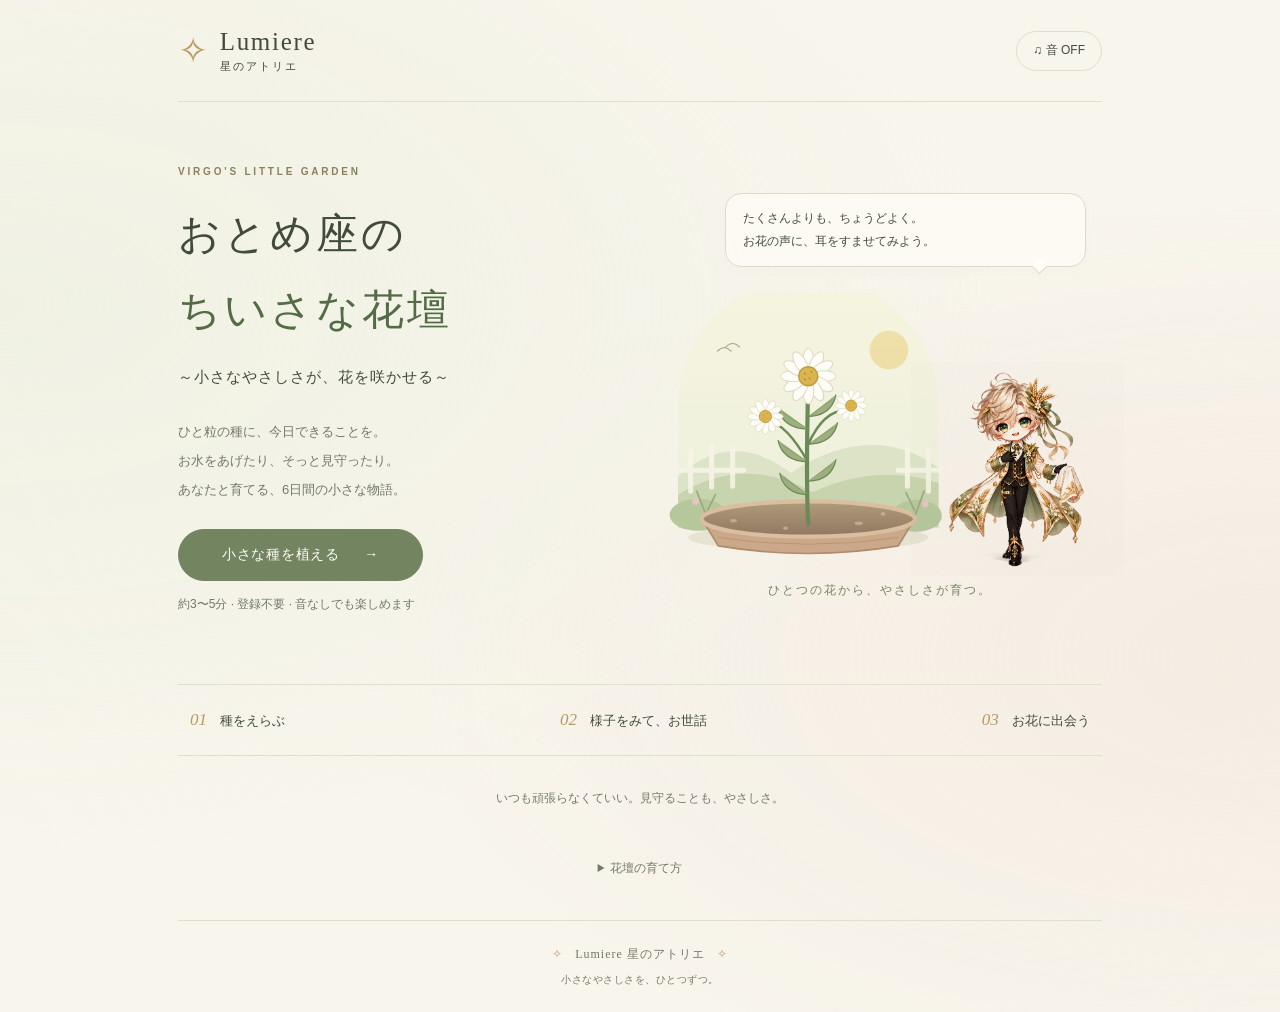
<file: index.html>
<!doctype html>
<html lang="ja">
<head>
  <meta charset="utf-8">
  <meta name="viewport" content="width=device-width, initial-scale=1">
  <meta name="theme-color" content="#f8f5ec">
  <meta name="description" content="小さなやさしさが、花を咲かせる。乙女座の案内人と種から育てる、6日間のやさしい花の育成ゲーム。登録不要・無料で遊べます。">
  <meta property="og:title" content="おとめ座のちいさな花壇">
  <meta property="og:description" content="小さなやさしさが、花を咲かせる。6日間の花の育成ゲーム。">
  <meta property="og:type" content="website">
  <meta property="og:url" content="https://hoshi-ai-sanae.github.io/mii-vergo/">
  <link rel="canonical" href="https://hoshi-ai-sanae.github.io/mii-vergo/">
  <title>おとめ座のちいさな花壇｜Lumiere 星のアトリエ</title>
  <link rel="icon" href="assets/flower.svg" type="image/svg+xml">
  <link rel="stylesheet" href="style.css?v=2">
  <script src="engine.js" defer></script>
  <script src="art.js" defer></script>
  <script src="app.js" defer></script>
</head>
<body>
  <div class="page">
    <header class="site-header"><a class="brand" href="https://lumiere-star-atelier.sanasa.chatgpt.site/" aria-label="Lumiere 星のアトリエへ"><span class="brand-star" aria-hidden="true">✧</span><span>Lumiere<small>星のアトリエ</small></span></a><button id="sound" class="sound" aria-pressed="false" type="button">♫ 音 OFF</button></header>
    <main id="app"></main>
    <footer><span>✧</span> Lumiere 星のアトリエ <span>✧</span><small>小さなやさしさを、ひとつずつ。</small></footer>
    <p id="storage-note" class="storage-note" role="status"></p>
  </div>
  <dialog id="reset-dialog"><form method="dialog"><span class="eyebrow">A FRESH LITTLE START</span><h2>新しい種から、はじめる？</h2><p>今育てている花の記録はリセットされます。</p><div class="dialog-actions"><button value="cancel" class="secondary">育てつづける</button><button value="reset" class="primary">最初からはじめる</button></div></form></dialog>
  <noscript>この花壇を育てるには、ブラウザのJavaScriptを有効にしてください。</noscript>
</body>
</html>
</file>
<file: style.css>
:root{--paper:#f8f5ec;--ink:#414b3b;--muted:#737968;--sage:#728560;--dark:#536c46;--line:#dfdfcd;--pink:#ead5ce;--gold:#b9995f;--serif:'Yu Mincho','Hiragino Mincho ProN','Noto Serif JP',serif;font-family:'Yu Gothic','Hiragino Kaku Gothic ProN',Meiryo,sans-serif;color:var(--ink);background:var(--paper);font-synthesis:none}*{box-sizing:border-box}body{margin:0;background:radial-gradient(ellipse at 0 30%,#e9eedc88,transparent 55%),radial-gradient(ellipse at 100% 65%,#f1e2d77a,transparent 50%),var(--paper);min-height:100vh}button,a{-webkit-tap-highlight-color:transparent}button{font:inherit;cursor:pointer;color:inherit}button:disabled{cursor:default;opacity:.5}button:focus-visible,a:focus-visible,summary:focus-visible{outline:3px solid #aa8650;outline-offset:4px}button,a{touch-action:manipulation}button{transition:background .2s,transform .2s}button:hover:not(:disabled){transform:translateY(-2px)}.page{max-width:1000px;margin:auto;padding:0 38px}.site-header{height:102px;display:flex;align-items:center;justify-content:space-between;border-bottom:1px solid var(--line);gap:12px}.brand{display:flex;align-items:center;gap:10px;color:var(--ink);text-decoration:none;font-family:Georgia,var(--serif);font-size:25px;letter-spacing:1.7px}.brand small{font-family:var(--serif);display:block;font-size:11px;letter-spacing:2px;margin-top:3px}.brand-star{font-size:36px;color:var(--gold)}.sound{border:1px solid var(--line);border-radius:30px;background:transparent;font-size:12px;min-height:40px;padding:8px 16px}.eyebrow{display:block;font-size:10px;letter-spacing:2.8px;color:#8a815c;font-weight:600}.hero{padding:64px 0 20px;display:grid;grid-template-columns:1.05fr 1fr;gap:12px;align-items:center}.hero h1{font-family:var(--serif);font-weight:500;font-size:clamp(30px,3.4vw,42px);line-height:1.8;letter-spacing:3px;margin:20px 0 12px}.hero h1 em{font-style:normal;color:var(--dark)}.tagline{font-family:var(--serif);font-size:15px;letter-spacing:1px;line-height:1.9}.lead{font-size:13px;line-height:2.25;color:var(--muted);margin:25px 0}.primary{background:var(--sage);color:#fffdf7;border:1px solid var(--sage);min-height:52px;border-radius:40px;padding:14px 28px;letter-spacing:.7px;font-size:14px}.primary:hover:not(:disabled){background:var(--dark)}.primary span{margin-left:20px}.secondary{background:#fffdf777;border:1px solid #cdd2bf;border-radius:30px;min-height:46px;padding:10px 22px;font-size:13px}.text-button{border:0;background:none;text-decoration:underline;text-underline-offset:5px;font-size:12px;min-height:44px;padding:10px 12px;color:var(--muted)}.fine{font-size:11px;line-height:1.9;color:var(--muted)}.hero-visual{position:relative;padding-top:10px}.visual-caption{text-align:center;font-family:var(--serif);font-size:12px;letter-spacing:2px;color:var(--sage);margin:12px}.scene{position:relative;width:100%}.scene .garden-art{display:block;width:78%;height:auto;padding-top:18px}.guide{position:absolute;right:-3%;bottom:2%;width:45%;height:92%;object-fit:contain;object-position:center bottom;mix-blend-mode:multiply;z-index:2;pointer-events:none}.home-scene{min-height:338px}.home-scene .garden-art{width:86%}.home-scene .guide{right:-5%;width:48%;bottom:-2%;height:91%}.speech{border:1px solid #daddca;background:#fffdf7b8;border-radius:16px;padding:13px 17px;font-family:var(--serif);font-size:12px;line-height:1.9;position:relative;margin:0 16px 8px 68px;box-shadow:0 5px 12px #69754e04}.speech:after{content:'';width:10px;height:10px;background:#fffdf7;border-right:1px solid #daddca;border-bottom:1px solid #daddca;position:absolute;right:40px;bottom:-6px;transform:rotate(45deg)}.steps{border-top:1px solid var(--line);border-bottom:1px solid var(--line);display:flex;justify-content:space-between;gap:16px;padding:25px 12px;margin:36px 0 0}.steps p{margin:0;font-family:var(--serif);font-size:13px}.steps span{color:var(--gold);font-family:Georgia,serif;font-style:italic;font-size:17px;margin-right:10px}.home-bottom{text-align:center;padding:25px 0 12px}.home-bottom p{margin:6px}.help{max-width:600px;margin:20px auto;color:var(--muted);font-size:12px;line-height:2}.help summary{cursor:pointer;text-align:center;min-height:44px;padding:8px}.help ul{padding-left:20px}.inner{max-width:680px;margin:0 auto;padding:36px 0 20px}.section-title{font-family:var(--serif);font-size:26px;line-height:1.7;font-weight:500;letter-spacing:2px;margin:12px 0}.center{text-align:center}.seeds{display:grid;grid-template-columns:repeat(3,1fr);gap:14px;margin:30px 0 20px}.seed-card{border:1px solid var(--line);border-radius:90px 90px 18px 18px;background:#fffdf77a;padding:18px 10px;text-align:center;min-width:0;min-height:244px}.seed-card svg{width:100%;height:135px;display:block}.seed-card strong{display:block;font-family:var(--serif);font-size:16px;font-weight:500;letter-spacing:1px}.seed-card small{display:block;font-size:10px;color:var(--muted);margin-top:10px;line-height:1.8}.seed-card:hover{border-color:var(--sage);background:#edf0e4}.seed-note{display:flex;align-items:center;gap:12px;background:#eeefe28c;border-radius:16px;padding:15px 18px;font-size:12px;line-height:1.9}.seed-note img{width:75px;height:85px;object-fit:contain;object-position:center bottom;mix-blend-mode:multiply}.garden-top{display:flex;align-items:center;justify-content:space-between;gap:10px}.day-label{font-family:var(--serif);font-size:21px;white-space:nowrap}.day-label small{font:12px 'Yu Gothic',sans-serif;color:var(--muted)}.condition{border:1px solid #cad4b8;border-radius:30px;background:#e8eddd;padding:8px 13px;font-size:11px}.condition.warning{background:#f4ead5;border-color:#e1cba8;color:#876130}.condition.dry{background:#e7ded4}.day-dots{display:flex;gap:7px;margin-top:12px}.day-dots span{height:4px;flex:1;border-radius:4px;background:#e0e2d3}.day-dots .done{background:#8b9e72}.day-dots .current{background:#bc9b63}.garden-name{font-family:var(--serif);font-size:19px;letter-spacing:1.5px;margin:24px 0 4px}.stage-label{font-size:11px;color:var(--muted)}.play-scene{max-width:480px;margin:0 auto}.play-scene .garden-art{width:80%;padding:0}.play-scene .guide{width:39%;right:-1%;height:88%;bottom:2%}.play-scene .speech{margin:12px 0 0 30px;min-height:62px;padding-right:20px;font-size:13px}.play-scene .speech:after{right:70px}.metrics{display:grid;grid-template-columns:repeat(3,1fr);gap:18px;margin:18px 0}.metric-head{display:flex;justify-content:space-between;align-items:center;font-size:12px;margin-bottom:7px}.metric-head small{font-size:10px;color:var(--muted)}.track{height:7px;border-radius:7px;background:#e5e5d8;overflow:hidden}.fill{height:100%;border-radius:7px;background:#9bb8c0;transition:width .4s}.metric.food .fill{background:#b7a277}.metric.health .fill{background:#9aaf7b}.metric .range{font-size:9px;color:var(--muted);margin:5px 0 0;text-align:center}.action-heading{display:flex;align-items:center;justify-content:space-between;margin:23px 0 12px;gap:8px}.action-heading h2{font-size:14px;font-weight:500;margin:0}.action-heading span{font-size:10px;color:var(--muted)}.actions{display:grid;grid-template-columns:repeat(2,1fr);gap:10px}.care-button{text-align:left;border:1px solid #d5dcca;background:#fdfcf6b3;border-radius:16px;padding:13px 16px;min-height:72px;display:flex;align-items:center;gap:12px}.care-button:hover{background:#e9eedf}.care-button .icon{font-size:23px}.care-button strong{display:block;font-size:13px;font-weight:500}.care-button small{display:block;font-size:10px;color:var(--muted);margin-top:5px}.review{background:#eeefe3;border:1px solid #d9deca;border-radius:18px;padding:19px 22px;margin:22px 0 12px}.review h2{font-family:var(--serif);font-size:17px;font-weight:500;margin:0 0 8px}.review p{font-size:12px;line-height:2;margin:8px 0 15px}.review .primary{width:100%}.delta{display:flex;gap:12px;flex-wrap:wrap;font-size:11px;color:var(--muted);margin:8px 0 12px}.play-bottom{text-align:center;margin-top:15px}.journal{border-top:1px solid var(--line);font-size:11px;line-height:1.9;padding-top:10px;margin-top:15px}.journal summary{cursor:pointer;padding:10px 0;color:var(--muted)}.journal ol{list-style:none;margin:6px 0;padding:0}.journal li{border-bottom:1px dashed var(--line);padding:10px 0}.journal strong{color:var(--dark);font-weight:500}.journal p{margin:4px 0}.result .section-title{font-size:28px}.result .play-scene{max-width:480px;margin-top:15px}.result-message{font-family:var(--serif);font-size:17px;line-height:2;letter-spacing:1px;margin:20px 0}.result-note{font-size:12px;line-height:2;color:var(--muted);max-width:450px;margin:0 auto 20px}.result .primary{min-width:250px}.result-actions{display:flex;flex-direction:column;align-items:center;gap:8px}.badge{display:inline-block;font-size:11px;letter-spacing:1px;color:#8a7449;border:1px solid #dfd0ae;padding:8px 17px;border-radius:30px;margin:8px 0}.return-link{display:inline-block;font-size:12px;color:var(--muted);padding:12px;min-height:44px;text-underline-offset:5px}footer{border-top:1px solid var(--line);text-align:center;padding:25px 0;margin-top:28px;font-family:var(--serif);font-size:12px;letter-spacing:1px;color:var(--muted)}footer>span{color:var(--gold);margin:0 8px}footer small{display:block;font-family:'Yu Gothic',sans-serif;font-size:10px;letter-spacing:.5px;margin-top:10px}.storage-note{font-size:11px;text-align:center;line-height:1.8;color:#876130}.storage-note:empty{display:none}dialog{border:1px solid var(--line);border-radius:22px;padding:28px;max-width:calc(100vw - 30px);color:var(--ink);background:var(--paper)}dialog::backdrop{background:#34412d77}dialog h2{font-family:var(--serif);font-size:21px;font-weight:500}dialog p{font-size:12px;line-height:1.9}.dialog-actions{display:flex;gap:10px;flex-wrap:wrap;margin-top:22px}.dialog-actions .primary{min-height:46px;font-size:12px;padding:10px 18px}.plant{animation:sway 4s ease-in-out infinite}.plant.wilt{filter:sepia(.45) saturate(.65);transform:rotate(13deg);animation:none}.growth .plant{animation:grow .8s ease-out}.effect-layer{position:absolute;inset:0;pointer-events:none;overflow:hidden;z-index:3}.particle{position:absolute;left:var(--x);top:var(--y);font-size:var(--size,18px);animation:fall 1.5s ease-in both;animation-delay:var(--delay,0s);color:#8eb5c3}.food-effect .particle{color:#cfb165;animation:spark 1.6s ease-out both;top:75%}.sun-effect .particle{color:#dabd70;animation:spark 1.8s ease-out both}.bloom-effect .particle{color:#d3a8aa;animation:petal 3s ease-in-out both}.stage-route{font-size:10px;line-height:2;color:var(--muted);letter-spacing:.6px;margin:18px 0;text-align:center}@keyframes sway{0%,100%{transform:rotate(-1deg)}50%{transform:rotate(1deg)}}@keyframes grow{0%{transform:scale(.85)}60%{transform:scale(1.04)}100%{transform:scale(1)}}@keyframes fall{0%{transform:translateY(-10px);opacity:0}25%{opacity:1}100%{transform:translateY(150px);opacity:0}}@keyframes spark{0%{transform:scale(.3);opacity:0}50%{opacity:1}100%{transform:translateY(-45px) scale(1.2);opacity:0}}@keyframes petal{0%{transform:translate(0,-20px) rotate(0);opacity:0}20%{opacity:1}100%{transform:translate(45px,230px) rotate(190deg);opacity:0}}@media(min-width:760px){.hero{min-height:480px}.hero .primary{min-width:245px}.play-scene{max-width:430px}.inner{padding-top:35px}}@media(max-width:759px){.page{padding:0 22px;max-width:580px}.site-header{height:78px}.brand{font-size:22px}.hero{padding-top:28px;grid-template-columns:1fr;gap:12px;text-align:center}.hero h1{font-size:30px;line-height:1.65;margin:12px 0 9px;letter-spacing:2px}.tagline{font-size:13px;margin:8px 0}.lead{margin:15px 0;font-size:12px;line-height:2}.hero-copy .primary{width:100%;max-width:340px}.hero-copy .fine{margin:8px 0}.hero-visual{grid-row:2;max-width:390px;width:100%;margin:auto;padding:0}.home-scene{min-height:0}.home-scene .garden-art{width:81%;padding-top:0}.home-scene .guide{width:43%;right:-1%;height:88%;bottom:0}.hero-visual .speech{margin:8px 20px 4px 25px;font-size:12px}.visual-caption{font-size:10px;margin:4px}.steps{margin-top:20px;padding:18px 0;gap:5px}.steps p{font-size:11px;white-space:nowrap}.steps span{font-size:14px;margin-right:5px}.home-bottom{padding:18px 0 0}.inner{padding-top:26px}.section-title{font-size:23px}.seeds{gap:9px;margin-top:24px}.seed-card{padding:15px 5px;min-height:222px}.seed-card strong{font-size:13px;letter-spacing:0}.seed-card small{font-size:9px}.seed-card svg{height:115px}.play-scene .speech{margin-left:0;font-size:12px;padding:11px 15px;min-height:65px}.play-scene .garden-art{width:79%}.garden-name{margin-top:18px;font-size:18px}.metrics{gap:13px;margin:16px 0}.metric-head{font-size:11px}.metric-head small{font-size:9px}.action-heading{margin-top:20px}.care-button{padding:12px 11px;gap:9px;min-height:73px}.care-button strong{font-size:12px}.care-button small{font-size:9px}.review{padding:16px}.result .section-title{font-size:25px}.result-message{font-size:15px}footer{margin-top:23px;padding:22px 0}}@media(max-width:359px){.page{padding:0 15px}.hero h1{font-size:27px}.seed-card strong{font-size:12px}.seed-card small{font-size:8px}.condition{font-size:10px;padding:7px 9px}.care-button{gap:6px}.care-button .icon{font-size:20px}.action-heading span{font-size:9px}.metric .range{font-size:8px}}@media(prefers-reduced-motion:reduce){*,*:before,*:after{animation:none!important;transition:none!important;scroll-behavior:auto!important}}

/* Keep small-screen controls and supporting text easy to read. */
.care-button small{font-size:11px;line-height:1.6}.metric .range{font-size:10px}.fine{font-size:12px}.seed-card small{font-size:11px}.stage-label{font-size:12px}.metric-head small{font-size:11px}@media(max-width:759px){.care-button strong{font-size:13px}.care-button small{font-size:11px}.seed-card small{font-size:10px}.action-heading span{font-size:11px}.hero-visual{max-width:340px}.home-scene .garden-art{width:80%}}@media(max-width:359px){.seed-card small{font-size:10px}.care-button strong{font-size:12px}.care-button small{font-size:10px}.action-heading span{font-size:10px}}
.withered-scene .plant{filter:sepia(1) saturate(.5) brightness(.8);transform:rotate(25deg)}

/* Leave the guide's face outside the garden artwork so its green backdrop cannot tint it. */
.scene .garden-art{width:68%}
.home-scene{min-height:0}
</file>
